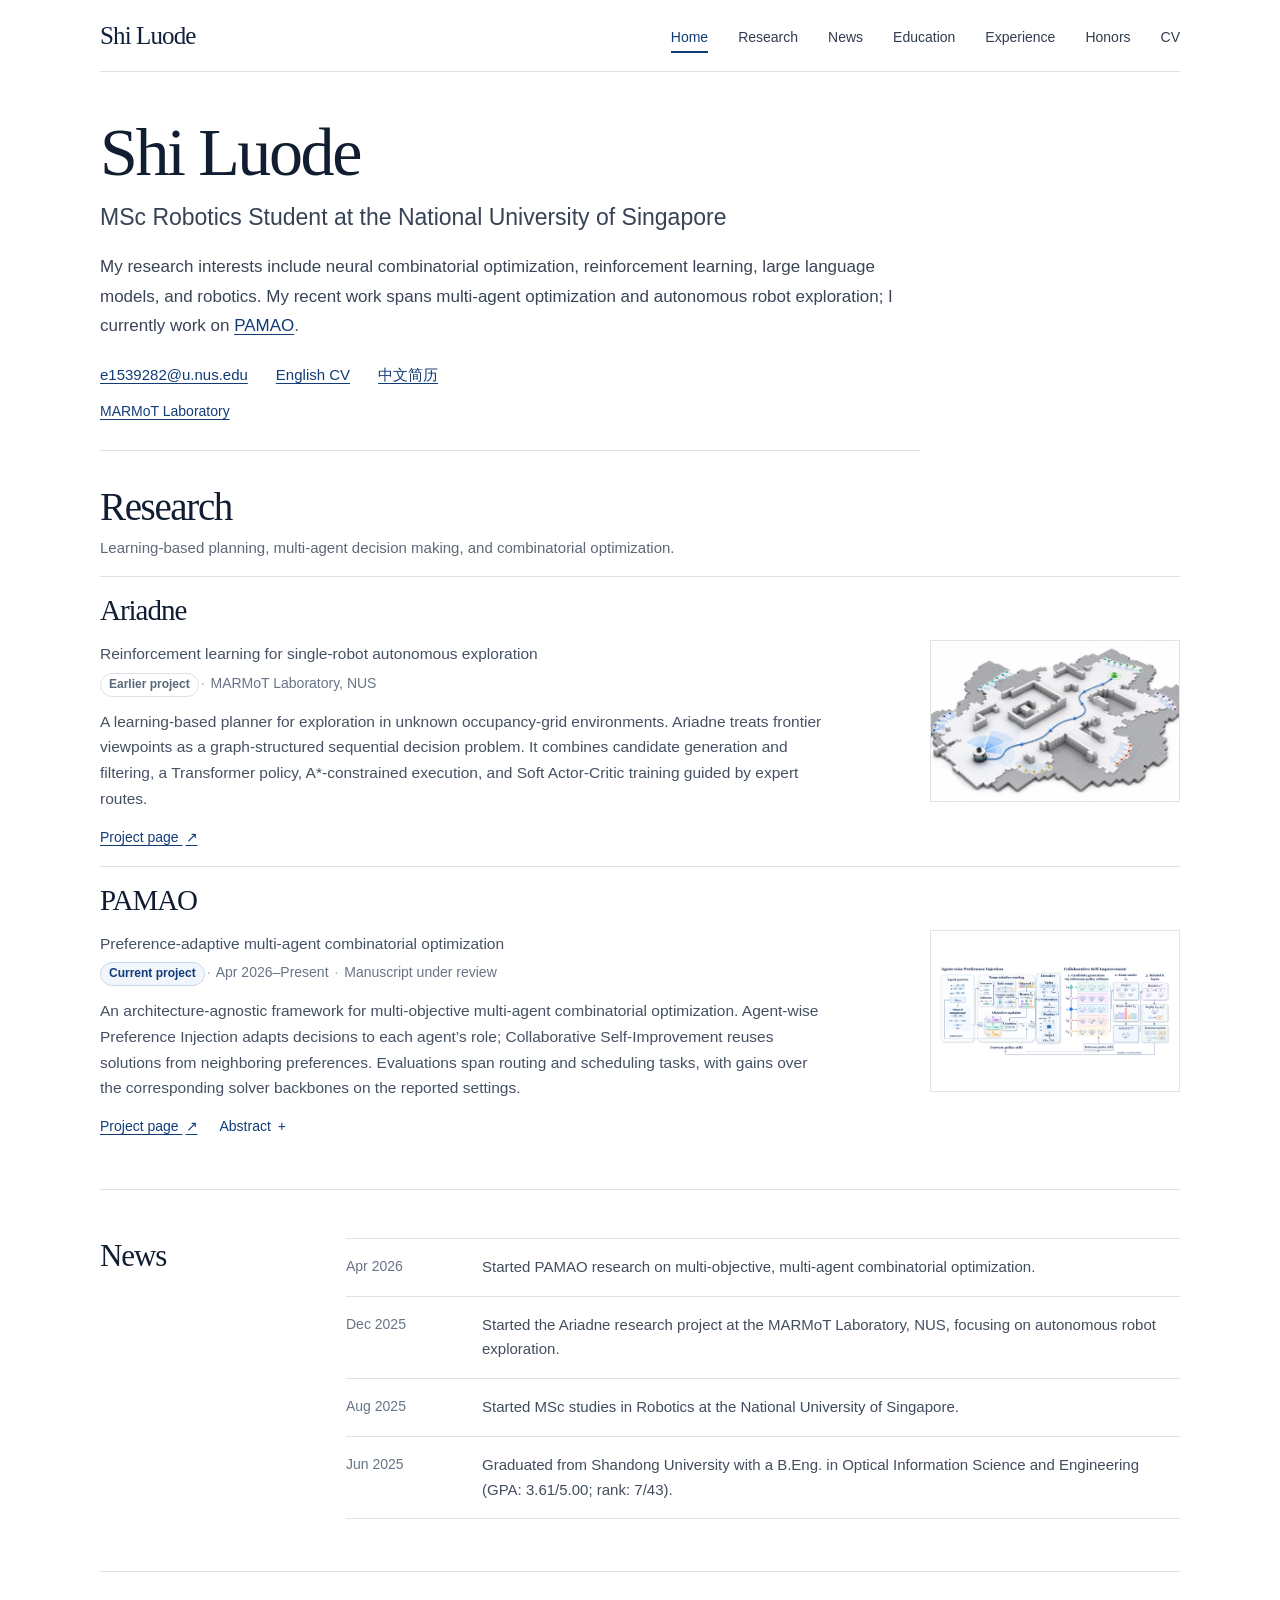
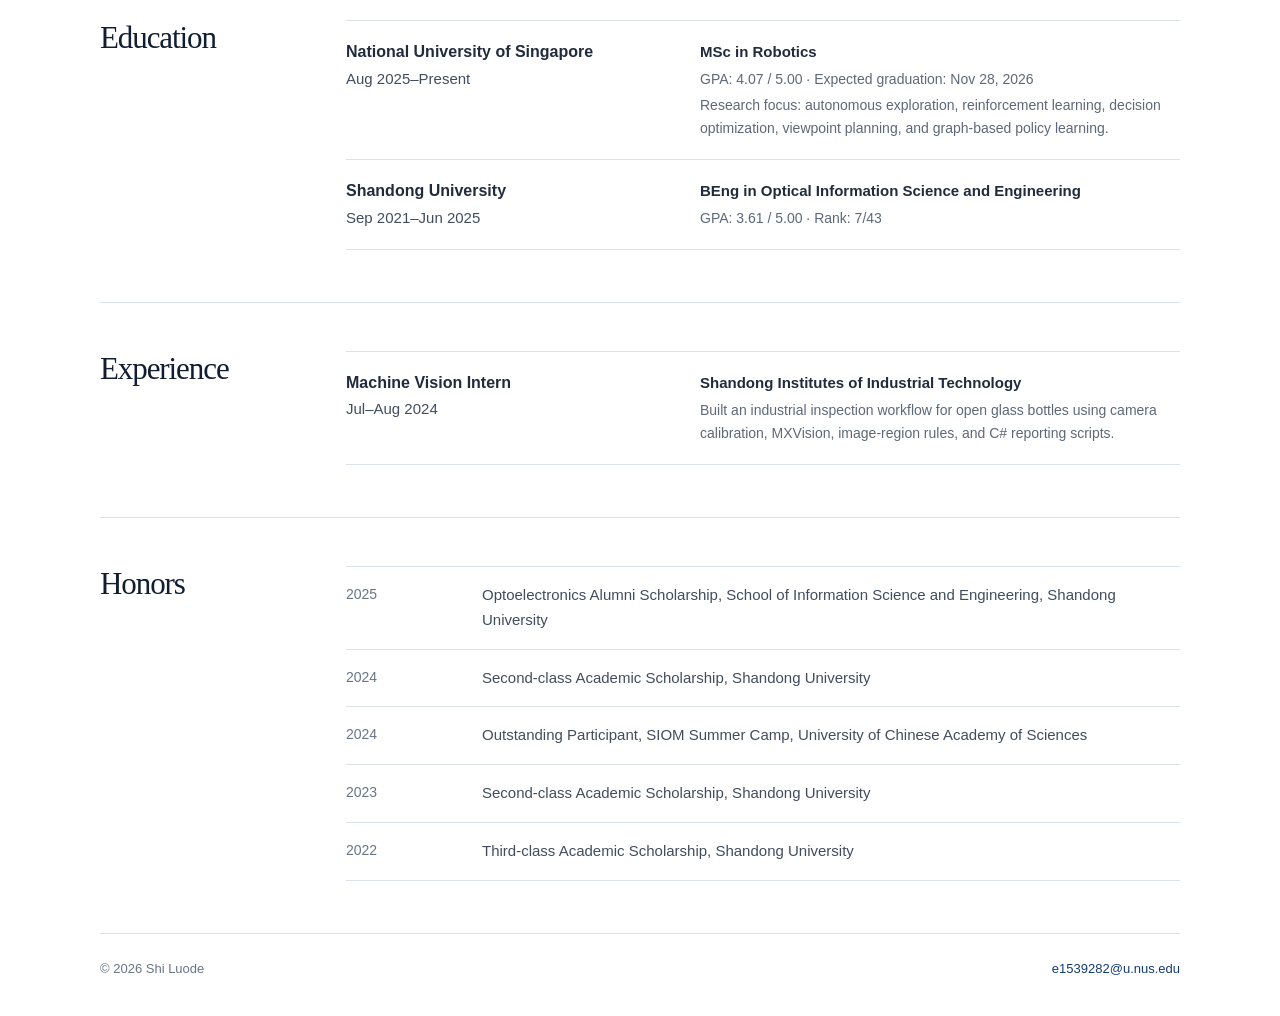
<file: index.html>
<!doctype html>
<html lang="en">
  <head>
    <meta charset="utf-8" />
    <meta name="viewport" content="width=device-width, initial-scale=1" />
    <meta name="theme-color" content="#ffffff" />
    <title>Shi Luode | Robotics and Reinforcement Learning</title>
    <meta
      name="description"
      content="Shi Luode is an MSc Robotics student at the National University of Singapore interested in neural combinatorial optimization, reinforcement learning, large language models, and robotics."
    />
    <link rel="canonical" href="https://starryneol.github.io/Personal_Web/" />
    <meta property="og:type" content="website" />
    <meta property="og:site_name" content="Shi Luode" />
    <meta property="og:title" content="Shi Luode | Robotics and Reinforcement Learning" />
    <meta property="og:description" content="MSc Robotics student at NUS interested in neural combinatorial optimization, reinforcement learning, large language models, and robotics." />
    <meta property="og:url" content="https://starryneol.github.io/Personal_Web/" />
    <meta name="twitter:card" content="summary" />
    <meta name="twitter:title" content="Shi Luode | Robotics and Reinforcement Learning" />
    <meta name="twitter:description" content="MSc Robotics student at NUS interested in neural combinatorial optimization, reinforcement learning, large language models, and robotics." />
    <link rel="icon" href="assets/img/favicon.svg" type="image/svg+xml" />
    <link rel="stylesheet" href="styles.css" />
  </head>
  <body>
    <a class="skip-link" href="#main-content">Skip to main content</a>
    <header class="site-header">
      <a class="brand" href="#home" aria-label="Shi Luode homepage">Shi Luode</a>
      <button class="mobile-menu" type="button" aria-label="Open navigation" aria-expanded="false" aria-controls="site-nav">
        <span></span><span></span>
      </button>
      <nav class="nav" id="site-nav" aria-label="Primary navigation">
        <a class="nav-link active" href="#home" aria-current="location">Home</a>
        <a class="nav-link" href="#research">Research</a>
        <a class="nav-link" href="#news">News</a>
        <a class="nav-link" href="#education">Education</a>
        <a class="nav-link" href="#experience">Experience</a>
        <a class="nav-link" href="#honors">Honors</a>
        <a class="nav-link" href="assets/docs/Shi_Luode_CV.pdf">CV</a>
      </nav>
    </header>

    <main id="main-content" class="page-shell" tabindex="-1">
      <section id="home" class="intro-section" aria-labelledby="intro-title">
        <h1 id="intro-title">Shi Luode</h1>
        <p class="subtitle">MSc Robotics Student at the National University of Singapore</p>
        <p class="intro-copy">
          My research interests include neural combinatorial optimization, reinforcement learning, large
          language models, and robotics. My recent work spans multi-agent optimization and autonomous robot
          exploration; I currently work on <a href="#pamao">PAMAO</a>.
        </p>
        <div class="intro-links">
          <a href="mailto:e1539282@u.nus.edu">e1539282@u.nus.edu</a>
          <a href="assets/docs/Shi_Luode_CV.pdf">English CV</a>
          <a href="assets/docs/Shi_Luode_Research_CV_CN.pdf" lang="zh-CN">中文简历</a>
        </div>
        <p class="affiliation"><a href="https://marmotlab.org/" target="_blank" rel="noreferrer">MARMoT Laboratory</a></p>
      </section>

      <section id="research" class="content-section research-section" aria-labelledby="research-title">
        <div class="section-intro">
          <h2 id="research-title">Research</h2>
          <p>Learning-based planning, multi-agent decision making, and combinatorial optimization.</p>
        </div>

        <article class="research-entry">
          <div class="research-copy">
            <h3><a href="ariadne2/">Ariadne</a></h3>
            <p class="research-tagline">Reinforcement learning for single-robot autonomous exploration</p>
            <p class="entry-meta"><span class="project-status">Earlier project</span><span aria-hidden="true">·</span> MARMoT Laboratory, NUS</p>
            <p>
              A learning-based planner for exploration in unknown occupancy-grid environments. Ariadne treats
              frontier viewpoints as a graph-structured sequential decision problem. It combines candidate
              generation and filtering, a Transformer policy, A*-constrained execution, and Soft Actor-Critic
              training guided by expert routes.
            </p>
            <div class="entry-links"><a href="ariadne2/">Project page <span aria-hidden="true">↗</span></a></div>
          </div>
          <a class="research-thumb" href="ariadne2/" aria-label="View the Ariadne project">
            <img src="assets/img/ariadne2/overview.webp" alt="Exploration map showing a robot route and candidate frontier viewpoints" loading="lazy" width="1200" height="676" />
          </a>
        </article>

        <article id="pamao" class="research-entry">
          <div class="research-copy">
            <h3><a href="pamao/">PAMAO</a></h3>
            <p class="research-tagline">Preference-adaptive multi-agent combinatorial optimization</p>
            <p class="entry-meta"><span class="project-status project-status-current">Current project</span><span aria-hidden="true">·</span> Apr 2026–Present <span aria-hidden="true">·</span> Manuscript under review</p>
            <p>
              An architecture-agnostic framework for multi-objective multi-agent combinatorial optimization.
              Agent-wise Preference Injection adapts decisions to each agent’s role; Collaborative
              Self-Improvement reuses solutions from neighboring preferences. Evaluations span routing and
              scheduling tasks, with gains over the corresponding solver backbones on the reported settings.
            </p>
            <div class="entry-links"><a href="pamao/">Project page <span aria-hidden="true">↗</span></a><button type="button" data-toggle="pamao-abstract" aria-controls="pamao-abstract" aria-expanded="false">Abstract <span aria-hidden="true">+</span></button></div>
            <div id="pamao-abstract" class="abstract is-collapsed">
              <p>
                Existing neural solvers for multi-agent combinatorial optimization coordinate multiple agents
                toward a single global objective. PAMAO addresses the multi-objective setting by accounting for
                the agents’ distinct, evolving states during decision-making and by reusing solutions from nearby
                preference subproblems during learning. Experiments evaluate MOMTSP, MOHCVRP, and MOMAFJSP
                across MACSIM and PARCO-WECA backbones.
              </p>
            </div>
          </div>
          <a class="research-thumb research-thumb-figure" href="pamao/" aria-label="View the PAMAO method overview">
            <img src="assets/img/pamao/pamao-awpi-csi-three-objective.webp" alt="PAMAO overview showing Agent-wise Preference Injection and Collaborative Self-Improvement" loading="lazy" width="2200" height="949" />
          </a>
        </article>
      </section>

      <section id="news" class="content-section split-section" aria-labelledby="news-title">
        <div class="section-intro"><h2 id="news-title">News</h2></div>
        <div class="simple-list timeline">
          <article>
            <time datetime="2026-04">Apr 2026</time>
            <p>
              Started PAMAO research on multi-objective, multi-agent combinatorial optimization.
            </p>
          </article>
          <article>
            <time datetime="2025-12">Dec 2025</time>
            <p>Started the Ariadne research project at the MARMoT Laboratory, NUS, focusing on autonomous robot exploration.</p>
          </article>
          <article>
            <time datetime="2025-08">Aug 2025</time>
            <p>Started MSc studies in Robotics at the National University of Singapore.</p>
          </article>
          <article>
            <time datetime="2025-06">Jun 2025</time>
            <p>Graduated from Shandong University with a B.Eng. in Optical Information Science and Engineering (GPA: 3.61/5.00; rank: 7/43).</p>
          </article>
        </div>
      </section>

      <section id="education" class="content-section split-section" aria-labelledby="education-title">
        <div class="section-intro"><h2 id="education-title">Education</h2></div>
        <div class="simple-list education-list">
          <article>
            <div><h3>National University of Singapore</h3><p class="entry-meta">Aug 2025–Present</p></div>
            <div><p><strong>MSc in Robotics</strong></p><p class="muted">GPA: 4.07 / 5.00 · Expected graduation: Nov 28, 2026</p><p class="muted">Research focus: autonomous exploration, reinforcement learning, decision optimization, viewpoint planning, and graph-based policy learning.</p></div>
          </article>
          <article>
            <div><h3>Shandong University</h3><p class="entry-meta">Sep 2021–Jun 2025</p></div>
            <div><p><strong>BEng in Optical Information Science and Engineering</strong></p><p class="muted">GPA: 3.61 / 5.00 · Rank: 7/43</p></div>
          </article>
        </div>
      </section>

      <section id="experience" class="content-section split-section" aria-labelledby="experience-title">
        <div class="section-intro"><h2 id="experience-title">Experience</h2></div>
        <div class="simple-list experience-list">
          <article><div><h3>Machine Vision Intern</h3><p class="entry-meta">Jul–Aug 2024</p></div><div><p><strong>Shandong Institutes of Industrial Technology</strong></p><p class="muted">Built an industrial inspection workflow for open glass bottles using camera calibration, MXVision, image-region rules, and C# reporting scripts.</p></div></article>
        </div>
      </section>

      <section id="honors" class="content-section split-section" aria-labelledby="honors-title">
        <div class="section-intro"><h2 id="honors-title">Honors</h2></div>
        <div class="simple-list honors-list">
          <article><time>2025</time><p>Optoelectronics Alumni Scholarship, School of Information Science and Engineering, Shandong University</p></article>
          <article><time>2024</time><p>Second-class Academic Scholarship, Shandong University</p></article>
          <article><time>2024</time><p>Outstanding Participant, SIOM Summer Camp, University of Chinese Academy of Sciences</p></article>
          <article><time>2023</time><p>Second-class Academic Scholarship, Shandong University</p></article>
          <article><time>2022</time><p>Third-class Academic Scholarship, Shandong University</p></article>
        </div>
      </section>
    </main>

    <footer class="site-footer"><span>© <span data-current-year>2026</span> Shi Luode</span><a href="mailto:e1539282@u.nus.edu">e1539282@u.nus.edu</a></footer>
    <script src="script.js"></script>
  </body>
</html>
</file>
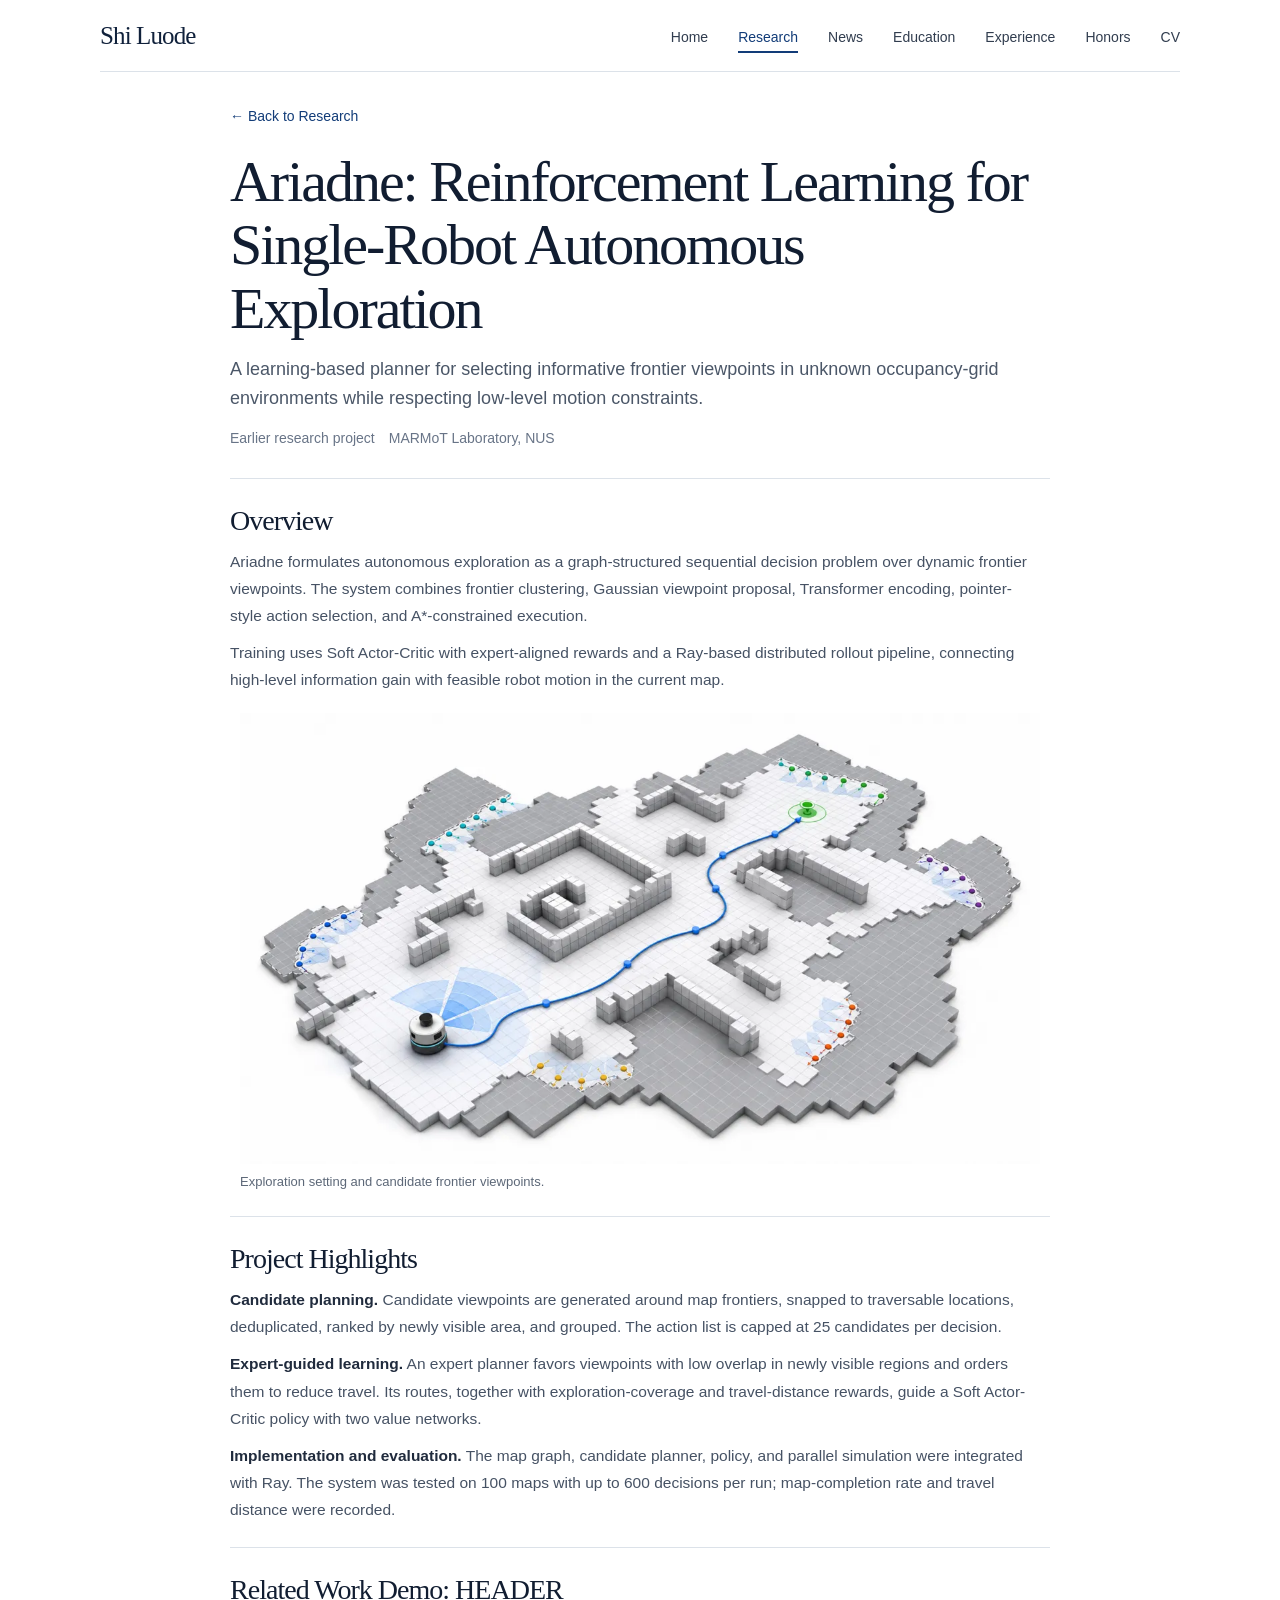
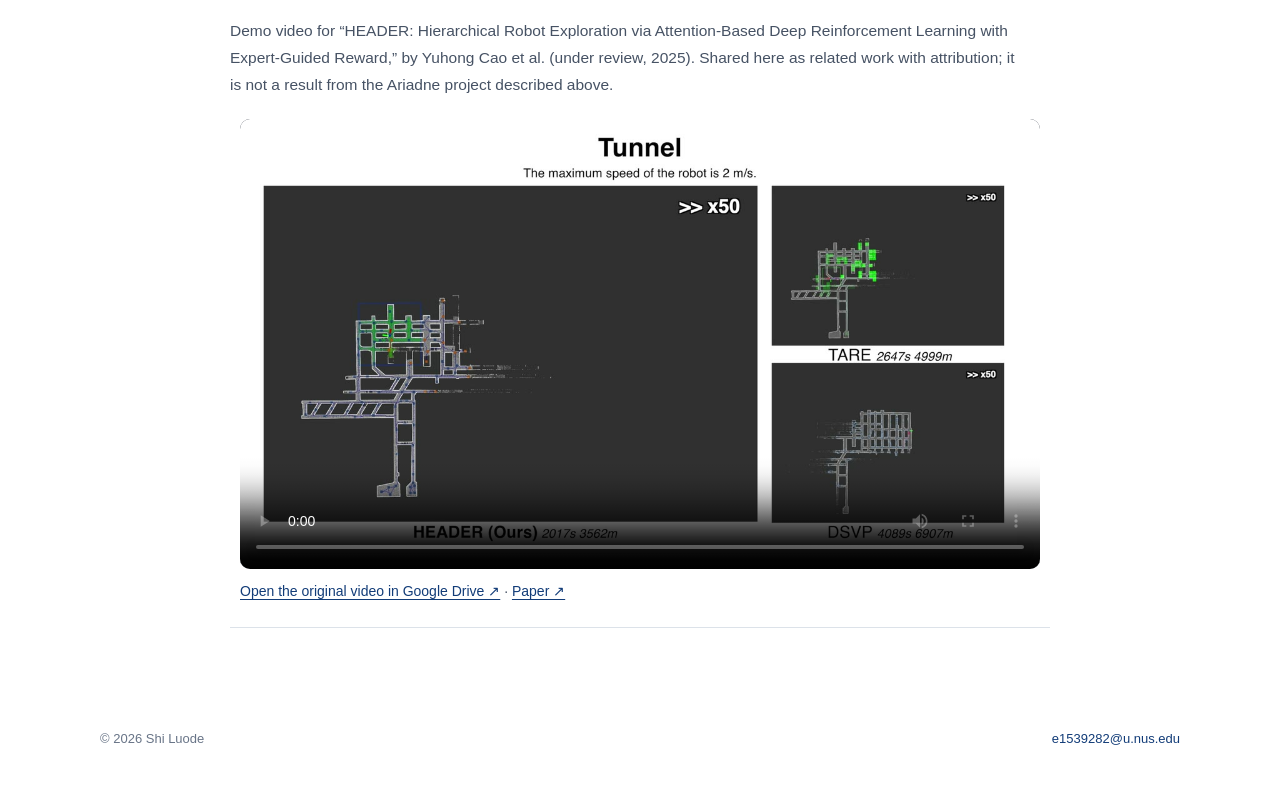
<file: ariadne2/index.html>
<!doctype html>
<html lang="en">
  <head>
    <meta charset="utf-8" />
    <meta name="viewport" content="width=device-width, initial-scale=1" />
    <meta name="theme-color" content="#ffffff" />
    <title>Ariadne | Shi Luode</title>
    <meta name="description" content="Ariadne: reinforcement learning for single-robot autonomous exploration in unknown environments." />
    <link rel="canonical" href="https://starryneol.github.io/Personal_Web/ariadne2/" />
    <meta property="og:type" content="website" />
    <meta property="og:site_name" content="Shi Luode" />
    <meta property="og:title" content="Ariadne | Shi Luode" />
    <meta property="og:description" content="A learning-based planner for selecting informative frontier viewpoints in unknown environments while respecting robot motion constraints." />
    <meta property="og:url" content="https://starryneol.github.io/Personal_Web/ariadne2/" />
    <meta name="twitter:card" content="summary" />
    <meta name="twitter:title" content="Ariadne | Shi Luode" />
    <meta name="twitter:description" content="A learning-based planner for selecting informative frontier viewpoints in unknown environments while respecting robot motion constraints." />
    <link rel="icon" href="../assets/img/favicon.svg" type="image/svg+xml" />
    <link rel="stylesheet" href="../styles.css" />
  </head>
  <body>
    <a class="skip-link" href="#main-content">Skip to main content</a>
    <header class="site-header">
      <a class="brand" href="../index.html#home" aria-label="Shi Luode homepage">Shi Luode</a>
      <button class="mobile-menu" type="button" aria-label="Open navigation" aria-expanded="false" aria-controls="site-nav"><span></span><span></span></button>
      <nav class="nav" id="site-nav" aria-label="Primary navigation">
        <a class="nav-link" href="../index.html#home">Home</a><a class="nav-link active" href="../index.html#research" aria-current="location">Research</a><a class="nav-link" href="../index.html#news">News</a><a class="nav-link" href="../index.html#education">Education</a><a class="nav-link" href="../index.html#experience">Experience</a><a class="nav-link" href="../index.html#honors">Honors</a><a class="nav-link" href="../assets/docs/Shi_Luode_CV.pdf">CV</a>
      </nav>
    </header>

    <main id="main-content" class="project-page" tabindex="-1">
      <a class="back-link" href="../index.html#research">← Back to Research</a>
      <header class="project-heading">
        <h1 id="project-title" class="project-title">Ariadne: Reinforcement Learning for Single-Robot Autonomous Exploration</h1>
        <p class="project-lead">A learning-based planner for selecting informative frontier viewpoints in unknown occupancy-grid environments while respecting low-level motion constraints.</p>
        <p class="project-meta"><span>Earlier research project</span><span>MARMoT Laboratory, NUS</span></p>
      </header>

      <section class="project-block" aria-labelledby="overview-title">
        <h2 id="overview-title">Overview</h2>
        <p>
          Ariadne formulates autonomous exploration as a graph-structured sequential decision problem over
          dynamic frontier viewpoints. The system combines frontier clustering, Gaussian viewpoint proposal,
          Transformer encoding, pointer-style action selection, and A*-constrained execution.
        </p>
        <p>
          Training uses Soft Actor-Critic with expert-aligned rewards and a Ray-based distributed rollout
          pipeline, connecting high-level information gain with feasible robot motion in the current map.
        </p>
        <figure class="project-figure">
          <img src="../assets/img/ariadne2/overview.webp" alt="Exploration map showing a robot path and candidate frontier viewpoints" fetchpriority="high" width="1200" height="676" />
          <figcaption>Exploration setting and candidate frontier viewpoints.</figcaption>
        </figure>
      </section>

      <section class="project-block" aria-labelledby="approach-title">
        <h2 id="approach-title">Project Highlights</h2>
        <p>
          <strong>Candidate planning.</strong> Candidate viewpoints are generated around map frontiers, snapped
          to traversable locations, deduplicated, ranked by newly visible area, and grouped. The action list is
          capped at 25 candidates per decision.
        </p>
        <p>
          <strong>Expert-guided learning.</strong> An expert planner favors viewpoints with low overlap in newly
          visible regions and orders them to reduce travel. Its routes, together with exploration-coverage and
          travel-distance rewards, guide a Soft Actor-Critic policy with two value networks.
        </p>
        <p>
          <strong>Implementation and evaluation.</strong> The map graph, candidate planner, policy, and parallel
          simulation were integrated with Ray. The system was tested on 100 maps with up to 600 decisions per
          run; map-completion rate and travel distance were recorded.
        </p>
      </section>

      <section class="project-block" aria-labelledby="related-demo-title">
        <h2 id="related-demo-title">Related Work Demo: HEADER</h2>
        <p>
          Demo video for “HEADER: Hierarchical Robot Exploration via Attention-Based Deep Reinforcement
          Learning with Expert-Guided Reward,” by Yuhong Cao et al. (under review, 2025). Shared here as
          related work with attribution; it is not a result from the Ariadne project described above.
        </p>
        <div class="project-video">
          <video controls playsinline preload="metadata" poster="../assets/img/ariadne2/header-demo-poster.jpg" width="1280" height="720" aria-label="HEADER hierarchical robot exploration demo by Cao et al.">
            <source src="../assets/video/header-demo.mp4" type="video/mp4" />
            Your browser cannot play this video. <a href="https://drive.google.com/file/d/1aG3a5452QwMNHUftXHqKqVALj2yP-7KC/view?usp=sharing">Open the original video in Google Drive.</a>
          </video>
        </div>
        <p class="video-source">
          <a href="https://drive.google.com/file/d/1aG3a5452QwMNHUftXHqKqVALj2yP-7KC/view?usp=sharing" target="_blank" rel="noopener noreferrer">Open the original video in Google Drive ↗</a>
          <span> · </span>
          <a href="https://arxiv.org/abs/2510.15679" target="_blank" rel="noopener noreferrer">Paper ↗</a>
        </p>
      </section>

    </main>

    <footer class="site-footer"><span>© <span data-current-year>2026</span> Shi Luode</span><a href="mailto:e1539282@u.nus.edu">e1539282@u.nus.edu</a></footer>
    <script src="../script.js"></script>
  </body>
</html>
</file>
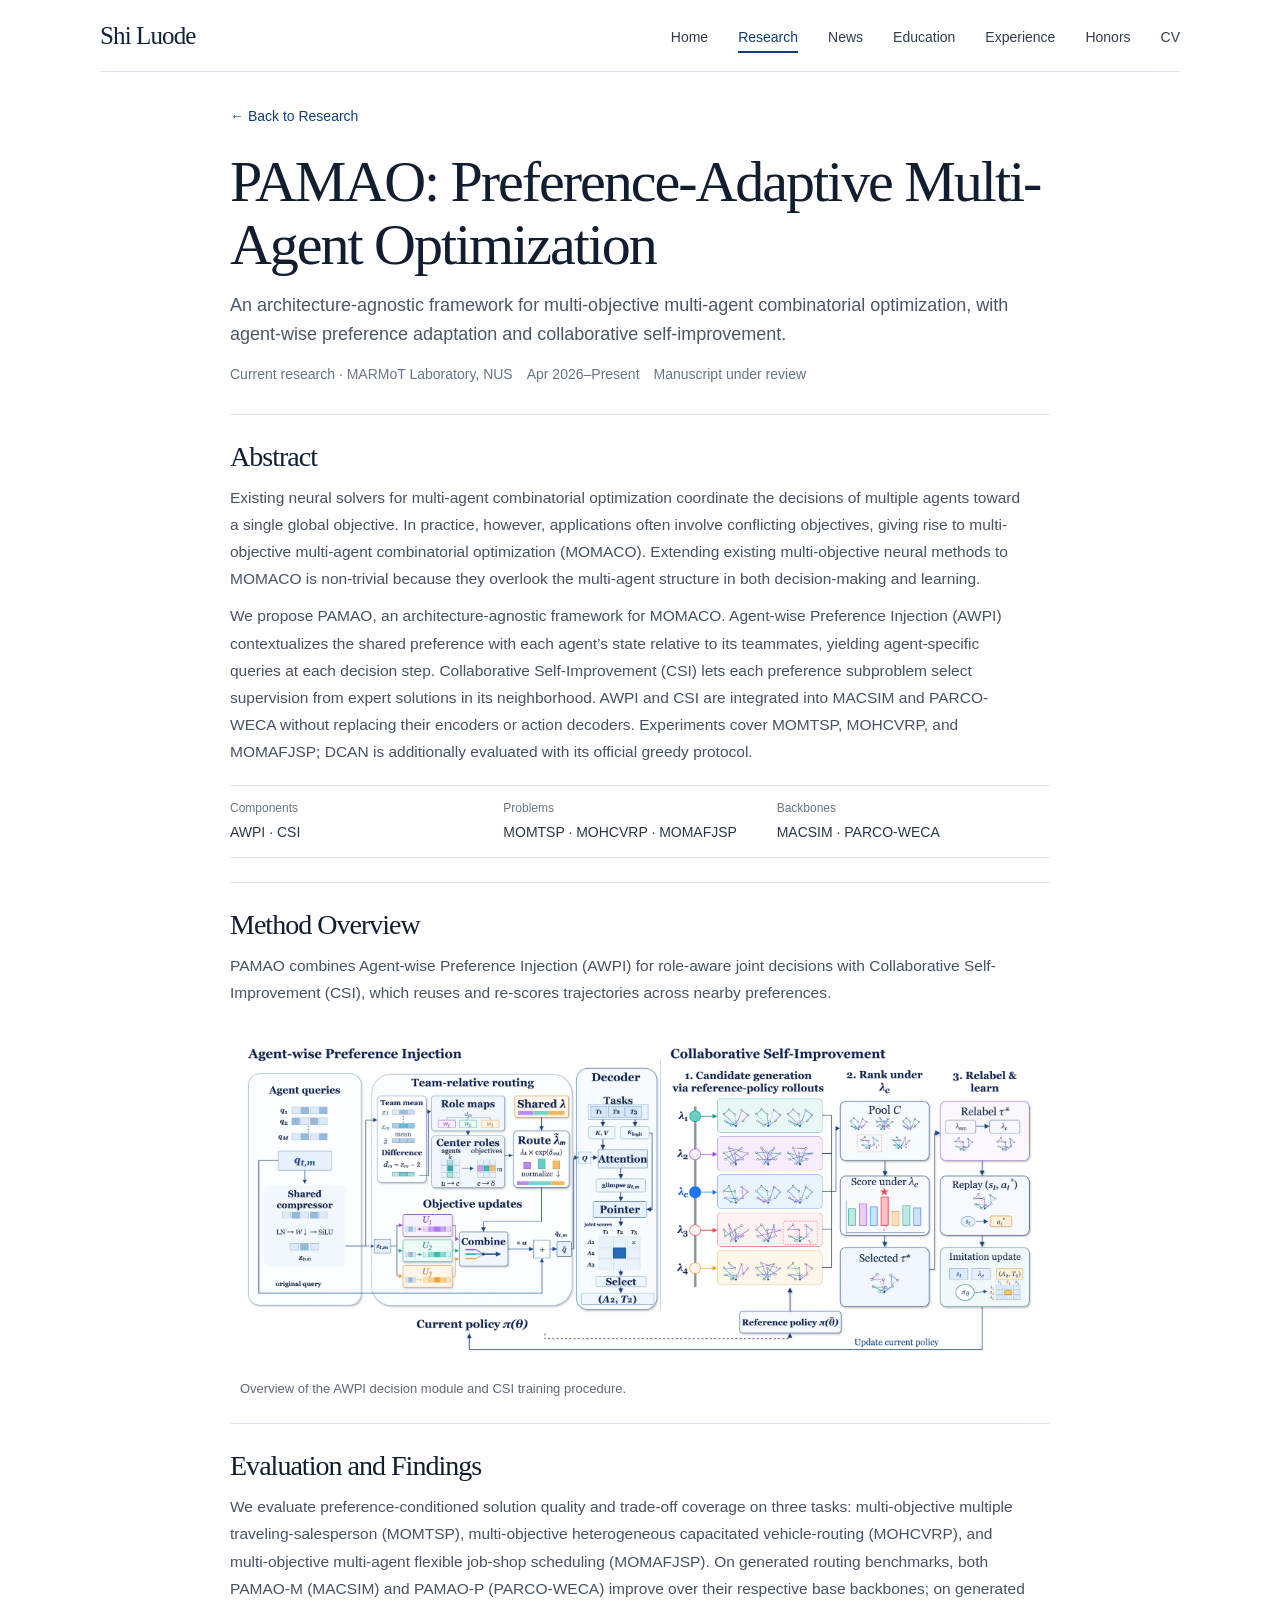
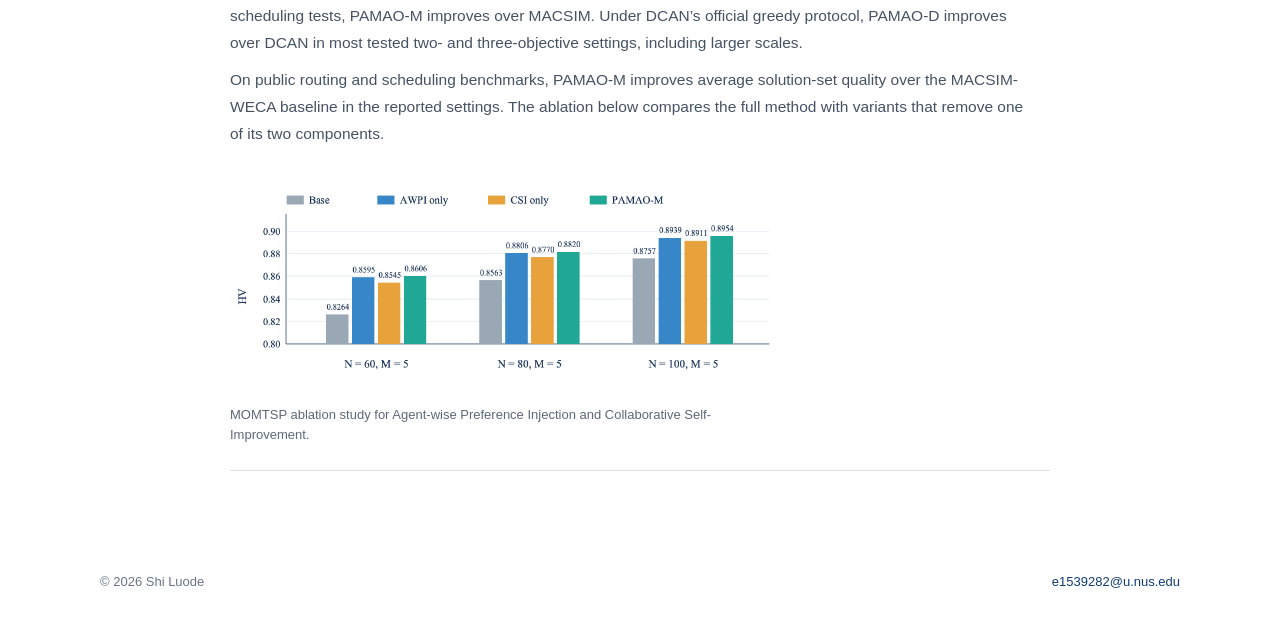
<file: pamao/index.html>
<!doctype html>
<html lang="en">
  <head>
    <meta charset="utf-8" />
    <meta name="viewport" content="width=device-width, initial-scale=1" />
    <meta name="theme-color" content="#ffffff" />
    <title>PAMAO | Shi Luode</title>
    <meta name="description" content="PAMAO: preference-adaptive learning for multi-objective multi-agent combinatorial optimization." />
    <link rel="canonical" href="https://starryneol.github.io/Personal_Web/pamao/" />
    <meta property="og:type" content="website" />
    <meta property="og:site_name" content="Shi Luode" />
    <meta property="og:title" content="PAMAO | Shi Luode" />
    <meta property="og:description" content="PAMAO is an architecture-agnostic framework for multi-objective multi-agent combinatorial optimization, using agent-wise preference adaptation and collaborative self-improvement." />
    <meta property="og:url" content="https://starryneol.github.io/Personal_Web/pamao/" />
    <meta name="twitter:card" content="summary" />
    <meta name="twitter:title" content="PAMAO | Shi Luode" />
    <meta name="twitter:description" content="PAMAO is an architecture-agnostic framework for multi-objective multi-agent combinatorial optimization, using agent-wise preference adaptation and collaborative self-improvement." />
    <link rel="icon" href="../assets/img/favicon.svg" type="image/svg+xml" />
    <link rel="stylesheet" href="../styles.css" />
  </head>
  <body>
    <a class="skip-link" href="#main-content">Skip to main content</a>
    <header class="site-header">
      <a class="brand" href="../index.html#home" aria-label="Shi Luode homepage">Shi Luode</a>
      <button class="mobile-menu" type="button" aria-label="Open navigation" aria-expanded="false" aria-controls="site-nav"><span></span><span></span></button>
      <nav class="nav" id="site-nav" aria-label="Primary navigation">
        <a class="nav-link" href="../index.html#home">Home</a><a class="nav-link active" href="../index.html#research" aria-current="location">Research</a><a class="nav-link" href="../index.html#news">News</a><a class="nav-link" href="../index.html#education">Education</a><a class="nav-link" href="../index.html#experience">Experience</a><a class="nav-link" href="../index.html#honors">Honors</a><a class="nav-link" href="../assets/docs/Shi_Luode_CV.pdf">CV</a>
      </nav>
    </header>

    <main id="main-content" class="project-page" tabindex="-1">
      <a class="back-link" href="../index.html#research">← Back to Research</a>
      <header class="project-heading">
        <h1 id="project-title" class="project-title">PAMAO: Preference-Adaptive Multi-Agent Optimization</h1>
        <p class="project-lead">An architecture-agnostic framework for multi-objective multi-agent combinatorial optimization, with agent-wise preference adaptation and collaborative self-improvement.</p>
        <p class="project-meta"><span>Current research · MARMoT Laboratory, NUS</span><span>Apr 2026–Present</span><span>Manuscript under review</span></p>
      </header>

      <section class="project-block" aria-labelledby="abstract-title">
        <h2 id="abstract-title">Abstract</h2>
        <p>
          Existing neural solvers for multi-agent combinatorial optimization coordinate the decisions of
          multiple agents toward a single global objective. In practice, however, applications often involve
          conflicting objectives, giving rise to multi-objective multi-agent combinatorial optimization
          (MOMACO). Extending existing multi-objective neural methods to MOMACO is non-trivial because they
          overlook the multi-agent structure in both decision-making and learning.
        </p>
        <p>
          We propose PAMAO, an architecture-agnostic framework for MOMACO. Agent-wise Preference Injection
          (AWPI) contextualizes the shared preference with each agent’s state relative to its teammates,
          yielding agent-specific queries at each decision step. Collaborative Self-Improvement (CSI) lets each
          preference subproblem select supervision from expert solutions in its neighborhood. AWPI and CSI are
          integrated into MACSIM and PARCO-WECA without replacing their encoders or action decoders. Experiments
          cover MOMTSP, MOHCVRP, and MOMAFJSP; DCAN is additionally evaluated with its official greedy protocol.
        </p>
        <dl class="project-facts">
          <div><dt>Components</dt><dd>AWPI · CSI</dd></div>
          <div><dt>Problems</dt><dd>MOMTSP · MOHCVRP · MOMAFJSP</dd></div>
          <div><dt>Backbones</dt><dd>MACSIM · PARCO-WECA</dd></div>
        </dl>
      </section>

      <section class="project-block" aria-labelledby="method-title">
        <h2 id="method-title">Method Overview</h2>
        <p>
          PAMAO combines Agent-wise Preference Injection (AWPI) for role-aware joint decisions with
          Collaborative Self-Improvement (CSI), which reuses and re-scores trajectories across nearby preferences.
        </p>
        <figure class="project-figure">
          <img src="../assets/img/pamao/pamao-awpi-csi-three-objective.webp" alt="PAMAO method overview: Agent-wise Preference Injection and Collaborative Self-Improvement" loading="lazy" width="2200" height="949" />
          <figcaption>Overview of the AWPI decision module and CSI training procedure.</figcaption>
        </figure>
      </section>

      <section class="project-block" aria-labelledby="results-title">
        <h2 id="results-title">Evaluation and Findings</h2>
        <p>
          We evaluate preference-conditioned solution quality and trade-off coverage on three tasks:
          multi-objective multiple traveling-salesperson (MOMTSP), multi-objective heterogeneous capacitated
          vehicle-routing (MOHCVRP), and multi-objective multi-agent flexible job-shop scheduling (MOMAFJSP).
          On generated routing benchmarks, both PAMAO-M (MACSIM) and PAMAO-P (PARCO-WECA) improve over their
          respective base backbones; on generated scheduling tests, PAMAO-M improves over MACSIM. Under DCAN’s
          official greedy protocol, PAMAO-D improves over DCAN in most tested two- and three-objective settings,
          including larger scales.
        </p>
        <p>
          On public routing and scheduling benchmarks, PAMAO-M improves average solution-set quality over the
          MACSIM-WECA baseline in the reported settings. The ablation below compares the full
          method with variants that remove one of its two components.
        </p>
        <figure class="project-figure results-figure">
          <img src="../assets/img/pamao/momtsp-ablation.png" alt="MOMTSP ablation comparing the base method, AWPI, CSI, and PAMAO-M" loading="lazy" width="950" height="390" />
          <figcaption>MOMTSP ablation study for Agent-wise Preference Injection and Collaborative Self-Improvement.</figcaption>
        </figure>
      </section>
    </main>

    <footer class="site-footer"><span>© <span data-current-year>2026</span> Shi Luode</span><a href="mailto:e1539282@u.nus.edu">e1539282@u.nus.edu</a></footer>
    <script src="../script.js"></script>
  </body>
</html>
</file>
<file: styles.css>
:root {
  color-scheme: light;
  --page: #fff;
  --ink: #172235;
  --muted: #5d6878;
  --quiet: #687487;
  --navy: #123c78;
  --line: #dce2e9;
  --soft: #f5f7fa;
  --content: 1080px;
  --reading: 820px;
}

* { box-sizing: border-box; }
html { scroll-behavior: smooth; scroll-padding-top: 86px; }
body {
  margin: 0;
  color: var(--ink);
  background: var(--page);
  font-family: Inter, -apple-system, BlinkMacSystemFont, "Segoe UI", Arial, sans-serif;
  font-size: 16px;
  line-height: 1.68;
  -webkit-font-smoothing: antialiased;
  text-rendering: optimizeLegibility;
}
a { color: var(--navy); text-decoration-thickness: 1px; text-underline-offset: 3px; }
a:hover { color: #285ca0; }
a:focus-visible, button:focus-visible { outline: 2px solid #315d99; outline-offset: 4px; }
strong { color: #202b3d; font-weight: 650; }
.skip-link {
  position: fixed;
  z-index: 100;
  top: 12px;
  left: 12px;
  padding: 9px 13px;
  transform: translateY(calc(-100% - 20px));
  border-radius: 3px;
  color: #fff;
  background: var(--navy);
  font-size: 14px;
  text-decoration: none;
}
.skip-link:focus { transform: translateY(0); }
#main-content { scroll-margin-top: 86px; }

.site-header {
  position: sticky;
  z-index: 20;
  top: 0;
  display: flex;
  align-items: center;
  justify-content: space-between;
  width: min(calc(100% - 64px), var(--content));
  min-height: 72px;
  margin: 0 auto;
  border-bottom: 1px solid var(--line);
  background: rgba(255, 255, 255, 0.97);
}
.brand {
  color: #10213b;
  font-family: Georgia, "Times New Roman", serif;
  font-size: 25px;
  line-height: 1;
  text-decoration: none;
  letter-spacing: -0.035em;
}
.nav { display: flex; align-items: center; gap: 30px; }
.nav-link {
  position: relative;
  padding: 25px 0 22px;
  color: #313d4f;
  font-size: 14px;
  line-height: 1.2;
  text-decoration: none;
  transition: color 140ms ease;
}
.nav-link:hover, .nav-link.active { color: var(--navy); }
.nav-link.active::after {
  position: absolute;
  right: 0;
  bottom: 14px;
  left: 0;
  height: 2px;
  background: var(--navy);
  content: "";
}
.mobile-menu { display: none; }

.page-shell { width: min(calc(100% - 64px), var(--content)); margin: 0 auto; }
.intro-section {
  max-width: var(--reading);
  padding: 70px 0 52px;
  border-bottom: 1px solid var(--line);
}
h1, h2, .research-copy h3, .project-title {
  color: #111d31;
  font-family: Georgia, "Times New Roman", serif;
  font-weight: 400;
  letter-spacing: -0.035em;
}
.intro-section h1 {
  margin: 0;
  font-size: clamp(48px, 6vw, 68px);
  line-height: 1.06;
}
.subtitle {
  margin: 13px 0 0;
  color: #374254;
  font-size: clamp(19px, 2.3vw, 23px);
  line-height: 1.45;
}
.intro-copy {
  max-width: 800px;
  margin: 18px 0 0;
  color: #394557;
  font-size: 17px;
  line-height: 1.72;
}
.intro-links { display: flex; flex-wrap: wrap; gap: 10px 28px; margin-top: 22px; }
.intro-links a { font-size: 15px; }
.affiliation { display: flex; flex-wrap: wrap; gap: 4px 16px; margin: 14px 0 0; color: var(--muted); font-size: 14px; line-height: 1.5; }
.affiliation a { width: fit-content; }

.content-section { scroll-margin-top: 86px; padding: 48px 0 52px; border-bottom: 1px solid var(--line); }
.section-intro { margin: 0 0 24px; }
.section-intro h2 { margin: 0; font-size: 39px; line-height: 1.15; }
.section-intro p { margin: 5px 0 0; color: var(--muted); font-size: 15px; }
.research-entry {
  display: grid;
  grid-template-columns: minmax(0, 1fr) 250px;
  gap: 44px;
  align-items: center;
  padding: 28px 0;
  border-top: 1px solid var(--line);
}
.research-copy h3 { max-width: 740px; margin: 0; font-size: 29px; line-height: 1.24; }
.research-copy h3 a { color: inherit; text-decoration: none; }
.research-copy h3 a:hover { color: var(--navy); }
.research-tagline { margin: 3px 0 0; color: #394557; font-size: 16px; line-height: 1.45; }
.entry-meta { margin: 6px 0 0; color: var(--quiet); font-size: 14px; line-height: 1.5; }
.entry-meta > span:not(.project-status) { padding: 0 2px; color: #a2aab5; }
.project-status {
  display: inline-flex;
  align-items: center;
  padding: 2px 8px;
  border: 1px solid #dce2e9;
  border-radius: 999px;
  color: #59677a;
  font-size: 12px;
  font-weight: 600;
  line-height: 1.45;
  white-space: nowrap;
}
.project-status-current { border-color: #c7d8ed; color: #123c78; background: #f1f6fc; }
.research-copy > p:not(.entry-meta) { max-width: 730px; margin: 12px 0 0; color: #455163; font-size: 15.5px; line-height: 1.67; }
.entry-links { display: flex; flex-wrap: wrap; gap: 22px; margin-top: 14px; font-size: 14px; }
.entry-links a, .entry-links button { color: var(--navy); }
.entry-links button {
  padding: 0;
  border: 0;
  background: transparent;
  font: inherit;
  cursor: pointer;
}
.entry-links a span, .entry-links button span { padding-left: 3px; }
.research-thumb {
  display: grid;
  place-items: center;
  width: 100%;
  height: 162px;
  overflow: hidden;
  border: 1px solid #e0e4e9;
  background: #fff;
  text-decoration: none;
}
.research-thumb img { display: block; width: 100%; height: 100%; object-fit: cover; }
.research-thumb-figure img { padding: 8px; object-fit: contain; }
.abstract { max-width: 740px; margin-top: 17px; padding: 15px 18px; border-left: 2px solid var(--navy); background: var(--soft); }
.abstract p { margin: 0; color: #455163; font-size: 14px; line-height: 1.7; }
.abstract.is-collapsed { display: none; }

.split-section { display: grid; grid-template-columns: 200px minmax(0, 1fr); gap: 46px; }
.split-section .section-intro { margin: 0; }
.split-section .section-intro h2 { font-size: 31px; }
.simple-list { border-top: 1px solid var(--line); }
.simple-list article { display: grid; grid-template-columns: 112px minmax(0, 1fr); gap: 24px; padding: 16px 0; border-bottom: 1px solid var(--line); }
.simple-list time { color: #687487; font-size: 14px; line-height: 1.6; }
.simple-list p { margin: 0; color: #414d5e; font-size: 15px; line-height: 1.65; }
.honors-list .honor-undated { display: block; }
.education-list article, .experience-list article { grid-template-columns: minmax(0, 0.8fr) minmax(0, 1.2fr); gap: 34px; padding: 19px 0; }
.simple-list h3 { margin: 0; color: #202b3d; font-size: 16px; font-weight: 650; line-height: 1.45; }
.simple-list .entry-meta { margin-top: 3px; }
.simple-list .muted { margin-top: 3px; color: var(--muted); font-size: 14px; }

.site-footer {
  display: flex;
  justify-content: space-between;
  gap: 20px;
  width: min(calc(100% - 64px), var(--content));
  margin: 0 auto;
  padding: 24px 0 36px;
  color: var(--quiet);
  font-size: 13px;
}
.site-footer a { text-decoration: none; }

.project-page { width: min(calc(100% - 64px), var(--reading)); margin: 0 auto; padding: 31px 0 76px; }
.back-link { display: inline-block; margin-bottom: 21px; font-size: 14px; text-decoration: none; }
.project-heading { padding: 0 0 27px; border-bottom: 1px solid var(--line); }
.project-title { margin: 0; font-size: clamp(38px, 5.4vw, 58px); line-height: 1.1; }
.project-lead { max-width: 790px; margin: 14px 0 0; color: #4b5768; font-size: 18px; line-height: 1.62; }
.project-meta { display: flex; flex-wrap: wrap; gap: 8px 14px; margin: 14px 0 0; color: #687487; font-size: 14px; }
.project-block { padding: 24px 0; border-bottom: 1px solid var(--line); }
.project-block h2 { margin: 0 0 9px; font-size: 28px; line-height: 1.25; }
.project-block p { max-width: 800px; margin: 10px 0 0; color: #465264; font-size: 15.5px; line-height: 1.75; }
.project-figure { max-width: 800px; margin: 20px auto 0; }
.project-figure img { display: block; width: 100%; height: auto; }
.project-figure figcaption { margin-top: 8px; color: var(--muted); font-size: 13px; line-height: 1.55; }
.project-video { max-width: 800px; margin: 20px auto 0; aspect-ratio: 16 / 9; overflow: hidden; border-radius: 10px; background: #111827; }
.project-video video { display: block; width: 100%; height: 100%; border: 0; background: #111827; object-fit: contain; }
.project-block .video-source { margin: 10px auto 0; font-size: 14px; }
.video-source a { text-underline-offset: 3px; }
.project-facts { display: grid; grid-template-columns: repeat(3, minmax(0, 1fr)); margin: 20px 0 0; border-top: 1px solid var(--line); border-bottom: 1px solid var(--line); }
.project-facts div { padding: 12px 16px 12px 0; }
.project-facts dt { color: var(--quiet); font-size: 12px; }
.project-facts dd { margin: 3px 0 0; color: #29364a; font-size: 14px; }
.results-figure { max-width: 560px; margin-left: 0; }

@media (min-width: 761px) {
  .intro-section { padding: 44px 0 28px; }
  .research-section { padding: 34px 0; }
  .research-section .section-intro { margin-bottom: 16px; }
  .research-entry { padding: 16px 0; }
}

@media (max-width: 760px) {
  .site-header, .page-shell, .site-footer { width: min(calc(100% - 40px), var(--content)); }
  .site-header { min-height: 66px; }
  .brand { font-size: 23px; }
  .mobile-menu { display: grid; gap: 5px; place-content: center; width: 40px; height: 40px; padding: 0; border: 0; background: transparent; }
  .mobile-menu span { display: block; width: 21px; height: 1.5px; background: #1b2940; }
  .nav { position: absolute; top: calc(100% + 1px); right: 0; left: 0; display: none; gap: 0; padding: 8px 20px 16px; border-bottom: 1px solid var(--line); background: #fff; }
  body.nav-open .nav { display: grid; }
  .nav-link { padding: 12px 0; }
  .nav-link.active::after { right: auto; bottom: 6px; width: 25px; }
  .intro-section { padding: 49px 0 38px; }
  .intro-section h1 { font-size: 53px; }
  .subtitle { font-size: 18px; }
  .intro-copy { font-size: 16px; }
  .content-section { padding: 37px 0 40px; }
  .section-intro h2 { font-size: 34px; }
  .research-entry { grid-template-columns: minmax(0, 1fr) 170px; gap: 20px; padding: 22px 0; }
  .research-copy h3 { font-size: 24px; }
  .research-tagline { font-size: 15px; }
  .research-copy > p:not(.entry-meta) { font-size: 14.5px; }
  .research-thumb { height: 124px; }
  .split-section { grid-template-columns: 1fr; gap: 16px; }
  .split-section .section-intro h2 { font-size: 29px; }
  .site-footer { padding-bottom: 26px; }
  .project-page { width: min(calc(100% - 40px), var(--reading)); padding-top: 25px; }
}
@media (max-width: 520px) {
  body { font-size: 15px; }
  .site-header, .page-shell, .site-footer { width: calc(100% - 36px); }
  .intro-section h1 { font-size: 48px; }
  .intro-links { gap: 8px 20px; }
  .section-intro h2 { font-size: 32px; }
  .research-entry { grid-template-columns: 1fr; gap: 14px; }
  .research-copy h3 { font-size: 23px; }
  .research-tagline { font-size: 14px; }
  .research-thumb { grid-row: 2; width: min(100%, 300px); height: 160px; }
  .simple-list article { grid-template-columns: 86px minmax(0, 1fr); gap: 14px; }
  .education-list article, .experience-list article { grid-template-columns: 1fr; gap: 8px; }
  .site-footer { display: grid; gap: 6px; }
  .project-page { width: calc(100% - 36px); }
  .project-title { font-size: 39px; }
  .project-lead { font-size: 16px; }
  .project-block h2 { font-size: 25px; }
  .project-facts { grid-template-columns: 1fr; }
  .project-facts div { border-bottom: 1px solid var(--line); }
  .project-facts div:last-child { border-bottom: 0; }
}
@media (prefers-reduced-motion: reduce) {
  html { scroll-behavior: auto; }
  *, *::before, *::after { transition-duration: 0.01ms !important; animation-duration: 0.01ms !important; }
}
</file>
